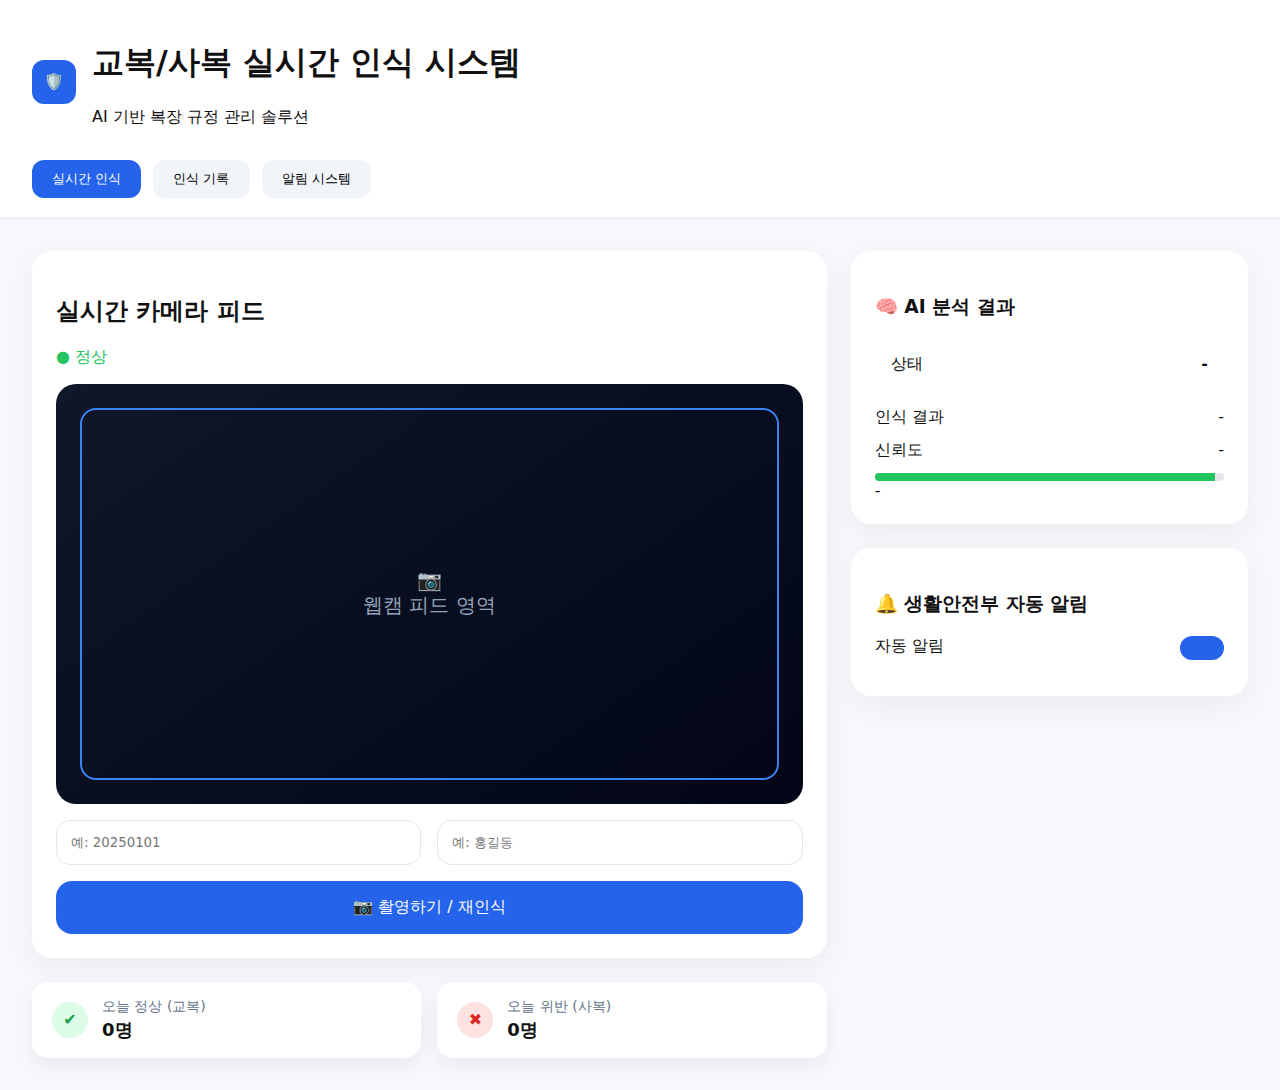
<file: index.html>
<!DOCTYPE html>
<html lang="ko">

<head>
  <meta charset="UTF-8" />
  <title>교복/사복 실시간 인식 시스템</title>
  <link rel="stylesheet" href="css/style.css" />
</head>

<body>

  <header class="topbar">
    <div class="logo">
      <div class="logo-icon">🛡️</div>
      <div>
        <h1>교복/사복 실시간 인식 시스템</h1>
        <p>AI 기반 복장 규정 관리 솔루션</p>
      </div>
    </div>

    <!-- tabs -->
    <nav class="tabs">
      <button class="tab active" onclick="location.href='index.html'">실시간 인식</button>
      <button class="tab" onclick="location.href='history.html'">인식 기록</button>
      <button class="tab" onclick="location.href = 'notification.html'">알림 시스템</button>
    </nav>


  </header>

  <main class="layout">

    <!-- LEFT -->
    <section class="left">
      <div class="card">
        <div class="card-header">
          <h2>실시간 카메라 피드</h2>
          <span class="status">● 정상</span>
        </div>

        <!-- CAMERA -->
        <div class="camera">
          <div class="camera-inner">

            <!-- ⭐ 실제 웹캠 -->
            <video id="camera" autoplay playsinline muted></video>

            <!-- 파란 테두리 -->
            <div class="camera-frame"></div>

            <!-- 안내 문구 (카메라 켜지면 숨김) -->
            <div class="camera-center" id="cameraPlaceholder">
              📷<br />
              <span>웹캠 피드 영역</span>
            </div>

          </div>
        </div>

        <div class="form">
          <input id="studentNumber" placeholder="예: 20250101" />
          <input id="studentName" placeholder="예: 홍길동" />
        </div>


        <button class="primary-btn" id="captureBtn">
          📷 촬영하기 / 재인식
        </button>
      </div>

      <!-- Today Stats -->
      <div class="today-stats">
        <div class="today-card success">
          <div class="icon">✔</div>
          <div>
            <p class="label">오늘 정상 (교복)</p>
            <p class="value" id="todayUniform">0명</p>
          </div>
        </div>

        <div class="today-card danger">
          <div class="icon">✖</div>
          <div>
            <p class="label">오늘 위반 (사복)</p>
            <p class="value" id="todayViolation">0명</p>
          </div>
        </div>
      </div>
    </section>

    <!-- RIGHT -->
    <aside class="right">

      <div class="card">
        <h3>🧠 AI 분석 결과</h3>

        <div class="result" id="resultStatus">
          <span>상태</span>
          <strong>-</strong>
        </div>


        <div class="row">
          <span>인식 결과</span>
          <span class="badge" id="resultBadge">-</span>
        </div>

        <div class="row">
          <span>신뢰도</span>
          <span id="resultConfidence">-</span>
        </div>

        <div class="progress">
          <div class="bar"></div>
        </div>

        <div class="time" id="resultTime">-</div>
      </div>

      <div class="card">
        <h3>🔔 생활안전부 자동 알림</h3>

        <div class="toggle">
          <span>자동 알림</span>
          <div class="switch on"></div>
        </div>

        <ul class="log" id="notificationLog"></ul>

      </div>

    </aside>
  </main>

  <!-- JS 연결 -->
  <script src="js/main.js"></script>
  <!-- <script src="js/common.js"></script> -->
</body>

</html>
</file>
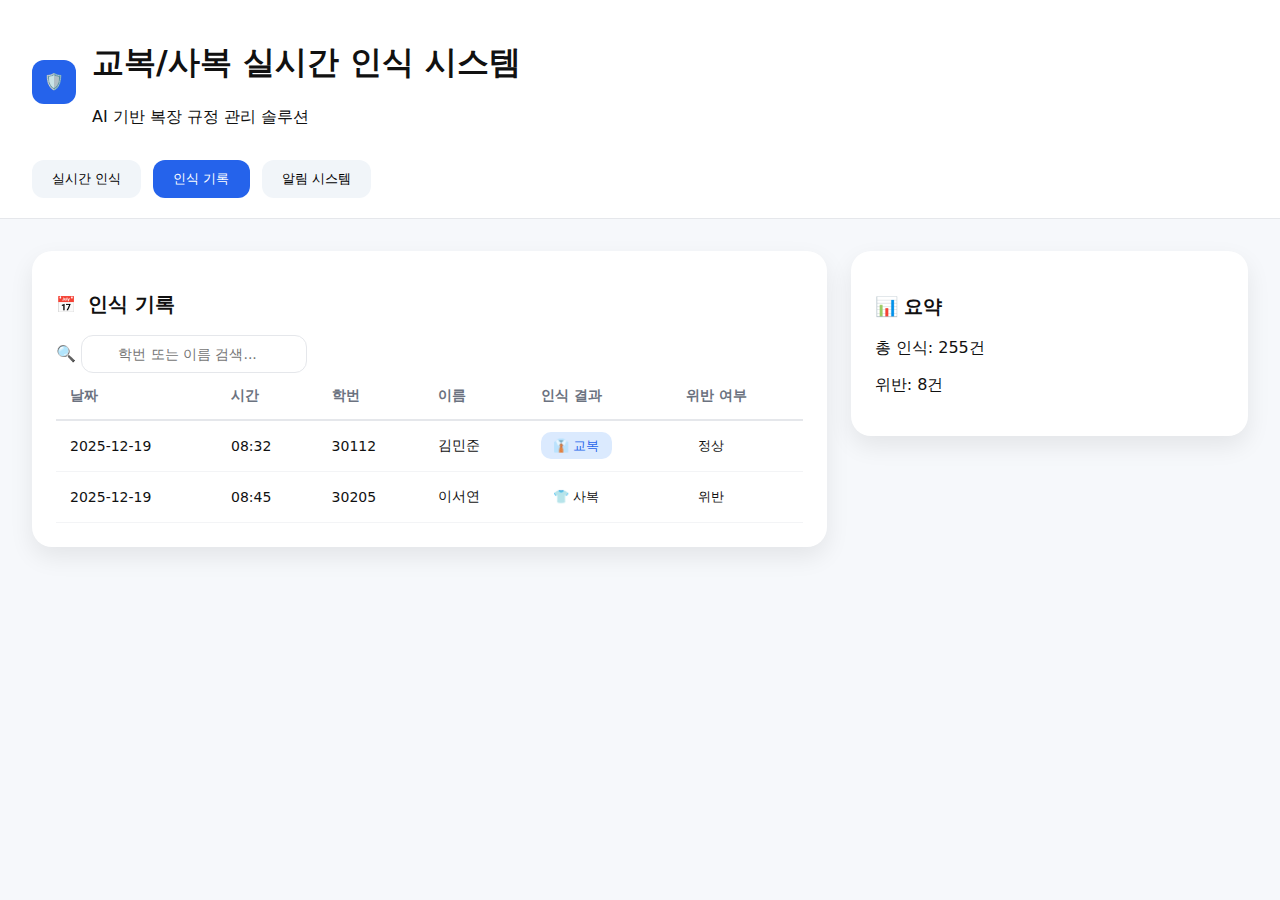
<file: history.html>
<!DOCTYPE html>
<html lang="ko">
<head>
  <meta charset="UTF-8" />
  <title>인식 기록 | 교복/사복 실시간 인식 시스템</title>

  <!-- ✅ index.html과 동일한 공통 CSS -->
  <link rel="stylesheet" href="css/style.css" />
  <link rel="stylesheet" href="css/history.css">
</head>
<body>

<!-- ================= 상단 바 (index.html과 100% 동일) ================= -->
<header class="topbar">
  <div class="logo">
    <div class="logo-icon">🛡️</div>
    <div>
      <h1>교복/사복 실시간 인식 시스템</h1>
      <p>AI 기반 복장 규정 관리 솔루션</p>
    </div>
  </div>

  <nav class="tabs">
    <button class="tab" onclick="location.href='index.html'">실시간 인식</button>
    <button class="tab active" onclick="location.href='history.html'">인식 기록</button>
    <button class="tab" onclick="location.href='notification.html'">알림 시스템</button>
  </nav>
</header>
<!-- =================================================================== -->

<!-- ================= 메인 레이아웃 ================= -->
<main class="layout">

  <section class="left">
    <div class="card">

      <div class="history-header">
        <div class="title">
          <div class="icon">📅</div>
          <h2>인식 기록</h2>
        </div>

        <div class="search-box">
          <span>🔍</span>
          <input
            type="text"
            placeholder="학번 또는 이름 검색..."
          />
        </div>
      </div>

      <div class="table-wrap">
        <table class="history-table">
          <thead>
            <tr>
              <th>날짜</th>
              <th>시간</th>
              <th>학번</th>
              <th>이름</th>
              <th>인식 결과</th>
              <th>위반 여부</th>
            </tr>
          </thead>
          <tbody>
            <tr>
              <td>2025-12-19</td>
              <td>08:32</td>
              <td>30112</td>
              <td>김민준</td>
              <td><span class="badge blue">👔 교복</span></td>
              <td><span class="badge green">정상</span></td>
            </tr>

            <tr>
              <td>2025-12-19</td>
              <td>08:45</td>
              <td>30205</td>
              <td>이서연</td>
              <td><span class="badge red">👕 사복</span></td>
              <td><span class="badge red">위반</span></td>
            </tr>
          </tbody>
        </table>
      </div>

    </div>
  </section>

  <aside class="right">
    <div class="card">
      <h3>📊 요약</h3>
      <p>총 인식: 255건</p>
      <p>위반: 8건</p>
    </div>
  </aside>

</main>

</body>
</html>
</file>
<file: css/style.css>
* {
  box-sizing: border-box;
  font-family: Pretendard, system-ui, sans-serif;
}

body {
  margin: 0;
  background: #f6f8fb;
  color: #111;
}

/* Header */
.topbar {
  background: #fff;
  border-bottom: 1px solid #e5e7eb;
  padding: 20px 32px;
}

.logo {
  display: flex;
  gap: 16px;
  align-items: center;
}

.logo-icon {
  width: 44px;
  height: 44px;
  background: #2563eb;
  color: #fff;
  border-radius: 12px;
  display: flex;
  align-items: center;
  justify-content: center;
}

.tabs {
  display: flex;
  gap: 12px;
  margin-top: 16px;
}

.tab {
  padding: 10px 20px;
  border-radius: 12px;
  border: none;
  background: #f1f5f9;
  cursor: pointer;
}

.tab.active {
  background: #2563eb;
  color: #fff;
}

/* Layout */
.layout {
  max-width: 1600px;
  margin: auto;
  padding: 32px;
  display: grid;
  grid-template-columns: 2fr 1fr;
  gap: 24px;
}

/* Card */
.card {
  background: #fff;
  border-radius: 20px;
  padding: 24px;
  box-shadow: 0 10px 30px rgba(0,0,0,0.05);
}

/* Today Stats */
.today-stats {
  margin-top: 24px;
  display: grid;
  grid-template-columns: 1fr 1fr;
  gap: 16px;
}
#camera {
  position: absolute;
  inset: 0;
  width: 100%;
  height: 100%;
  object-fit: cover;
}


.today-card {
  background: #fff;
  border-radius: 16px;
  padding: 16px 20px;
  display: flex;
  align-items: center;
  gap: 14px;
  box-shadow: 0 8px 20px rgba(0,0,0,0.06);
}

.today-card .icon {
  width: 36px;
  height: 36px;
  border-radius: 50%;
  display: flex;
  align-items: center;
  justify-content: center;
  font-weight: bold;
}

.today-card .label {
  font-size: 14px;
  color: #64748b;
  margin: 0;
}

.today-card .value {
  font-size: 18px;
  font-weight: 600;
  margin: 2px 0 0;
}

/* 상태별 */
.today-card.success .icon {
  background: #dcfce7;
  color: #16a34a;
}

.today-card.danger .icon {
  background: #fee2e2;
  color: #dc2626;
}


/* Camera */
.camera {
  margin: 16px 0;
  height: 420px;
  border-radius: 20px;
  background: linear-gradient(145deg, #0f172a, #020617);
  position: relative;
  overflow: hidden;
}

.camera-frame {
  position: absolute;
  inset: 24px;
  border: 2px solid #3b82f6;
  border-radius: 16px;
}

.camera-center {
  position: absolute;
  inset: 0;
  display: flex;
  align-items: center;
  justify-content: center;
  flex-direction: column;
  color: #94a3b8;
  font-size: 20px;
}

/* Form */
.form {
  display: grid;
  grid-template-columns: 1fr 1fr;
  gap: 16px;
}

input {
  padding: 14px;
  border-radius: 14px;
  border: 1px solid #e5e7eb;
}

/* Button */
.primary-btn {
  width: 100%;
  margin-top: 16px;
  padding: 16px;
  border-radius: 16px;
  border: none;
  background: #2563eb;
  color: #fff;
  font-size: 16px;
  cursor: pointer;
}

/* Status */
.status {
  color: #22c55e;
  font-weight: 500;
}

/* Right */
.right {
  display: flex;
  flex-direction: column;
  gap: 24px;
}

.result {
  padding: 16px;
  border-radius: 14px;
  display: flex;
  justify-content: space-between;
  margin: 16px 0;
}

.result.success {
  background: #ecfdf5;
  color: #16a34a;
}

.row {
  display: flex;
  justify-content: space-between;
  margin: 12px 0;
}

.badge.blue {
  background: #dbeafe;
  color: #2563eb;
  padding: 6px 12px;
  border-radius: 10px;
}

.progress {
  height: 8px;
  background: #e5e7eb;
  border-radius: 6px;
  overflow: hidden;
  margin-top: 8px;
}

.bar {
  width: 97.5%;
  height: 100%;
  background: #22c55e;
}

.toggle {
  display: flex;
  justify-content: space-between;
  margin: 12px 0;
}

.switch {
  width: 44px;
  height: 24px;
  border-radius: 12px;
  background: #cbd5e1;
}

.switch.on {
  background: #2563eb;
}

.log {
  list-style: none;
  padding: 0;
  margin: 0;
}

.log li {
  padding: 10px 0;
  display: flex;
  justify-content: space-between;
  font-size: 14px;
}
</file>
<file: css/history.css>
/* =========================
   history 전용 스타일만
   (상단바 스타일 제거)
========================= */

/* ===== 메인 컨테이너 ===== */
.container {
  max-width: 1200px;
  margin: 40px auto;
  padding: 0 20px;
}

/* ===== 카드 ===== */
.card {
  background: white;
  border-radius: 20px;
  padding: 24px;
  box-shadow: 0 10px 25px rgba(0,0,0,0.08);
}

/* ===== 카드 헤더 ===== */
.card-header {
  display: flex;
  justify-content: space-between;
  align-items: center;
  margin-bottom: 24px;
}

.title {
  display: flex;
  align-items: center;
  gap: 12px;
}

.icon-box {
  width: 40px;
  height: 40px;
  background: #dbeafe;
  border-radius: 12px;
  display: flex;
  align-items: center;
  justify-content: center;
}

.title h2 {
  font-size: 20px;
}

/* ===== 검색 ===== */
.search-box {
  position: relative;
}

.search-box input {
  padding: 10px 14px 10px 36px;
  border-radius: 12px;
  border: 1px solid #e5e7eb;
  font-size: 14px;
  outline: none;
}

.search-box input:focus {
  border-color: #2563eb;
}

.search-icon {
  position: absolute;
  left: 12px;
  top: 50%;
  transform: translateY(-50%);
  opacity: 0.5;
}

/* ===== 테이블 ===== */
.table-wrap {
  overflow-x: auto;
}

table {
  width: 100%;
  border-collapse: collapse;
}

thead th {
  text-align: left;
  padding: 14px;
  font-size: 14px;
  color: #6b7280;
  border-bottom: 2px solid #e5e7eb;
}

tbody td {
  padding: 16px 14px;
  border-bottom: 1px solid #f3f4f6;
  font-size: 14px;
}

tbody tr:hover {
  background: #f9fafb;
}

/* ===== 배지 ===== */
.badge {
  padding: 6px 12px;
  border-radius: 10px;
  font-size: 13px;
  font-weight: 500;
}

.uniform {
  background: #dbeafe;
  color: #1d4ed8;
}

.casual {
  background: #fee2e2;
  color: #b91c1c;
}

.normal {
  background: #dcfce7;
  color: #15803d;
}

.violation {
  background: #fee2e2;
  color: #b91c1c;
}
</file>
